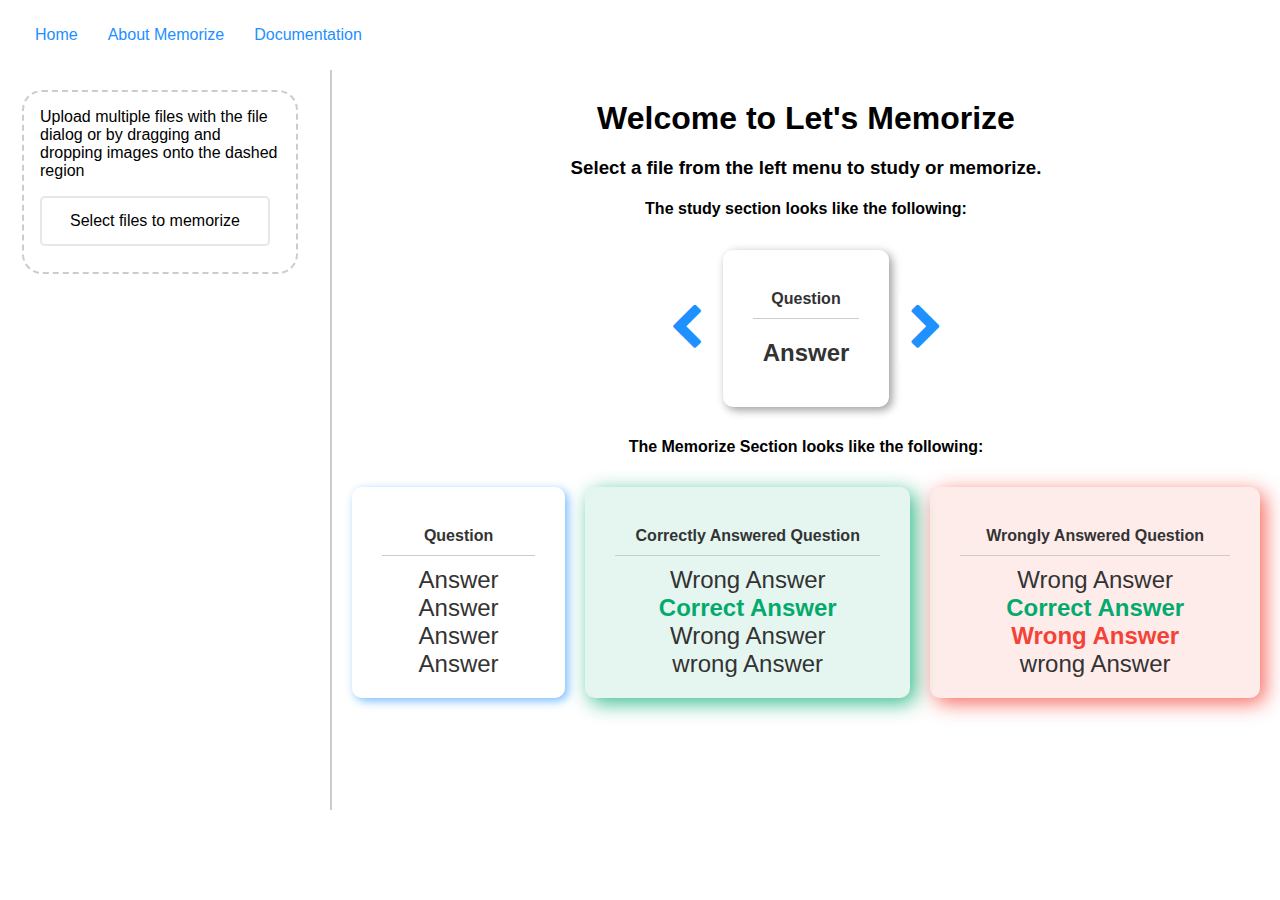
<file: index.html>
<!DOCTYPE html>
<html lang="en">
  <head>
    <meta charset="UTF-8" />
    <meta http-equiv="X-UA-Compatible" content="IE=edge" />
    <meta name="viewport" content="width=device-width, initial-scale=1.0" />

    <link
      rel="stylesheet"
      href="https://cdnjs.cloudflare.com/ajax/libs/font-awesome/4.7.0/css/font-awesome.min.css"
    />
    <link rel="stylesheet" href="public/styles/style.css" />
    <title>Memorize</title>
  </head>
  <body>
    <!-- Header -->
    <header>
      <div id="header">
        <!-- Nav Bar -->
        <div class="container flex navbar">
          <nav>
            <ul>
              <li><a href="index.html">Home</a></li>
              <li><a href="about.html">About Memorize</a></li>
              <li><a href="docs.html">Documentation</a></li>
            </ul>
          </nav>
          <div id="progress">
            <button class="btn warning" id="progress-button">
              Download Current Progress
            </button>
          </div>
        </div>
      </div>
    </header>

    <!-- Middle Content -->
    <div class="main-container" id="main-container">
      <!-- Left Side -->
      <aside>
        <!-- File Upload Part -->
        <div id="drop-area">
          <form class="my-form">
            <p id="drag-text">
              Upload multiple files with the file dialog or by dragging and
              dropping images onto the dashed region
            </p>

            <!-- TODO: limit files to txt and json
            https://developer.mozilla.org/en-US/docs/Web/HTML/Attributes/accept -->

            <input type="file" id="fileElem" multiple />

            <label class="btn default" for="fileElem">
              Select files to memorize
            </label>
          </form>
          <div id="gallery"></div>
        </div>

        <!-- File List -->
        <div id="file-list-view">
          <h3>New Files</h3>
          <ul id="file-list"></ul>
        </div>

        <!-- Existing Data Set Listing Area -->
        <div id="data-set-list-view">
          <h3>Saved Data</h3>
          <ul id="existing-dataSet-list"></ul>
        </div>
      </aside>

      <!-- Main Page -->
      <main>
        <div id="display">
          <h1>Welcome to Let's Memorize</h1>
          <h3>Select a file from the left menu to study or memorize.</h3>

          <!-- Study Example -->
          <div><h4>The study section looks like the following:</h4></div>
          <div id="study">
            <button id="previous" class="icon-btn">
              <i class="fa fa-chevron-left fa-3x"></i>
            </button>
            <div class="card">
              <question style="display: block">Question</question>
              <answer style="display: block">Answer</answer>
            </div>
            <button id="next" class="icon-btn">
              <i class="fa fa-chevron-right fa-3x"></i>
            </button>
          </div>

          <!-- quiz example -->
          <div><h4>The Memorize Section looks like the following:</h4></div>
          <div id="study">
            <div class="card quiz-card">
              <question style="display: block">Question</question>
              <answer style="font-weight: normal">Answer</answer>
              <answer style="font-weight: normal">Answer</answer>
              <answer style="font-weight: normal">Answer</answer>
              <answer style="font-weight: normal">Answer</answer>
            </div>
            <div class="card quiz-success">
              <question style="display: block"
                >Correctly Answered Question</question
              >
              <answer style="font-weight: normal">Wrong Answer</answer>
              <answer style="color: #04aa6d; font-weight: bold"
                >Correct Answer</answer
              >
              <answer style="font-weight: normal">Wrong Answer</answer>
              <answer style="font-weight: normal">wrong Answer</answer>
            </div>
            <div class="card quiz-failure">
              <question style="display: block"
                >Wrongly Answered Question</question
              >
              <answer style="font-weight: normal">Wrong Answer</answer>
              <answer style="color: #04aa6d; font-weight: bold"
                >Correct Answer</answer
              >
              <answer style="color: #f44336; font-weight: bold"
                >Wrong Answer</answer
              >
              <answer style="font-weight: normal">wrong Answer</answer>
            </div>
          </div>
        </div>
      </main>
    </div>

    <!-- Footer -->
    <footer></footer>

    <!-- Scripts -->
    <!-- <script src="javascript/dragAndDrop.js"></script> -->
    <!-- <script src="javascript/dataPrepare.js"></script> -->
    <!-- <script src="javascript/study.js"></script> -->
    <!-- <script src="javascript/quiz.js"></script> -->

    <!-- New Script Structure -->
    <script src="src/init/index.js" type="module"></script>
  </body>
</html>
</file>
<file: public/styles/style.css>
:root {
  --primary-color: dodgerblue;
  --secondary-color: #1c3fa8;
  --dark-color: #002240;
  --light-color: #f4f4f4;
  --success-color: #04aa6d;
  --error-color: #f44336;
}

body {
  font-family: -apple-system, BlinkMacSystemFont, 'Segoe UI', Roboto,
    'Helvetica Neue', Arial, sans-serif;
  margin: 0;
  padding: 0;
}

header div {
  margin: 0 !important;
}
.main-container {
  display: grid;
  grid-template-columns: 1fr 3fr;
}

ul {
  list-style-type: none;
}

a {
  text-decoration: none;
  color: #333;
}

#progress-button {
  display: none;
}

.flex {
  display: flex;
  justify-content: space-between;
  /* justify-content: center; */
  align-items: center;
  height: 100%;
}

.container {
  max-width: 1100px;
  margin: 0 auto;
  overflow: auto;
  padding: 0 20px;
}

.card {
  background-color: #fff;
  color: #333;
  border-radius: 10px;
  box-shadow: 3px 3px 10px rgba(0, 0, 0, 0.4);
  padding: 20px;
  margin: 10px;
}

.quiz-card {
  background-color: #fff;
  color: #333;
  border-radius: 10px;
  box-shadow: 3px 3px 10px rgba(30, 144, 255, 0.6);
  padding: 20px;
  margin: 10px;
}

.quiz-success {
  background-color: rgba(4, 170, 109, 0.1);
  color: #333;
  border-radius: 10px;
  box-shadow: 5px 5px 20px rgba(4, 170, 109, 0.8);
  /* border: 3px solid rgba(4, 170, 109, 0.4); */
  padding: 20px;
  margin: 10px;
  transition: background-color 0.5s ease;
}

.quiz-failure {
  /* background-color: #fff; */
  background-color: rgba(244, 67, 54, 0.1);
  color: #333;

  border-radius: 10px;
  box-shadow: 5px 5px 20px rgba(244, 67, 54, 0.8);
  padding: 20px;
  margin: 10px;
  transition: background-color 0.5s ease;
}

/* Navbar Styles */

.navbar {
  background-color: #fff;
  color: var(--primary-color);
  height: 70px;
}

.navbar ul {
  display: flex;
}

.navbar a {
  color: var(--primary-color);
  padding: 0;
  margin: 0 15px;
}

.navbar a:hover,
.navbar a:focus {
  /* text-decoration: none; */
  outline: none;
  border-bottom: 2px solid var(--primary-color);
}

.navbar .flex {
  justify-content: flex-start;
  align-items: center;
}

/* Left Menu */

aside a {
  color: #369;
}
.note {
  width: 500px;
  margin: 50px auto;
  font-size: 1.1em;
  color: #333;
  text-align: justify;
}
#drop-area {
  border: 2px dashed #ccc;
  border-radius: 20px;
  width: 240px;
  margin: 20px auto;
  padding: 1rem;
}
#drop-area.highlight {
  border-color: purple;
}
#drag-text {
  margin-top: 0;
}
.my-form {
  margin-bottom: 10px;
}
#gallery {
  margin-top: 10px;
}
#gallery img {
  width: 150px;
  margin-bottom: 10px;
  margin-right: 10px;
  vertical-align: middle;
}

aside label {
  margin: auto;
  display: inline-block;
  padding: 10px;
}

#fileElem {
  display: none;
}

/* File | Data Set List */

.list-group-item {
  position: relative;
  display: block;
  padding: 0.75rem 1.25rem;
  margin: 0%;
  background-color: #fff;
  /* border: 1px solid rgba(0, 0, 0, 0.125); */
  /* border-top-left-radius: 0.25rem;
  border-top-right-radius: 0.25rem; */
  border-radius: 0.25rem;
}

ul {
  margin: 0;
  padding: 0;
  /* border: 1px solid red; */
}

.btn-success {
  color: #fff;
  background-color: #28a745;
  border-color: #28a745;
}

.float-right {
  float: right !important;
}

/* #file-list-view,
#data-set-list-view {
  text-align: center;
  margin-bottom: 10px;
} */

#file-list-view h3,
#data-set-list-view h3 {
  text-align: center;
  margin-bottom: 10px;
  visibility: hidden;
}

/* Main part */

main {
  border-left: 2px solid #ccc;
  height: 80vh;
  margin-left: 10px;
  padding: 10px;
  text-align: center;
}

main h1 {
  margin: 20px auto;
  text-align: center;
}

.buttons-div {
  margin: 30px auto;
  display: flex;
  justify-content: space-around;
}

#study {
  display: flex;
  justify-content: center;
  align-items: center;
}

question {
  margin: 10px;
  padding: 10px;
  border-bottom: 1px solid #ccc;
  text-align: center;
  font-weight: bolder;
}

answer {
  margin: 10px;
  padding: 10px;
  /* border-bottom: 1px solid #ccc; */
  text-align: center;
  font-weight: bold;
  font-size: 1.5rem;
}

.unselectable {
  -webkit-touch-callout: none;
  -webkit-user-select: none;
  -khtml-user-select: none;
  -moz-user-select: none;
  -ms-user-select: none;
  user-select: none;
}

/* Buttons */
.btn {
  border: 2px solid black;
  background-color: white;
  color: black;
  padding: 14px 28px;
  font-size: 16px;
  cursor: pointer;
  border-radius: 5px;
}

/* Green */
.success {
  border-color: #04aa6d;
  color: green;
}

.success:hover {
  background-color: #04aa6d;
  color: white;
}

/* Blue */
.info {
  border-color: #2196f3;
  color: dodgerblue;
}

.info:hover {
  background: #2196f3;
  color: white;
}

/* Orange */
.warning {
  border-color: #ff9800;
  color: orange;
}

.warning:hover {
  background: #ff9800;
  color: white;
}

/* Red */
.danger {
  border-color: #f44336;
  color: red;
}

.danger:hover {
  background: #f44336;
  color: white;
}

/* Gray */
.default {
  border-color: #e7e7e7;
  color: black;
}

.default:hover {
  background: #e7e7e7;
}

.btn-sm {
  padding: 0.25rem 0.5rem;
  font-size: 0.875rem;
  line-height: 1.5;
  border-radius: 0.2rem;
}

.icon-btn {
  /* border: 2px solid black; */
  border: none;
  background-color: white;
  color: var(--primary-color);
  padding: 10px;
  font-size: 1rem;
  cursor: pointer;
}

.icon-btn :hover,
.icon-btn :focus {
  font-size: 5rem;
}

@keyframes failure {
  0% {
    background: rgba(244, 67, 54, 1);
  }
  10% {
    background: rgba(244, 67, 54, 0.9);
  }
  20% {
    background: rgba(244, 67, 54, 0.8);
  }
  30% {
    background: rgba(244, 67, 54, 0.7);
  }
  40% {
    background: rgba(244, 67, 54, 0.6);
  }
  50% {
    background: rgba(244, 67, 54, 0.5);
  }
  60% {
    background: rgba(244, 67, 54, 0.4);
  }
  70% {
    background: rgba(244, 67, 54, 0.3);
  }
  80% {
    background: rgba(244, 67, 54, 0.2);
  }
  90% {
    background: rgba(244, 67, 54, 0.1);
  }

  /* 25% {
    background: rgba(244, 67, 54, 0.5);
  }
  50% {
    background: rgba(244, 67, 54, 0.3);
  } */
  100% {
    background: rgb(255, 255, 255);
  }
}

/* ToggleButton */

.switch {
  position: relative;
  display: inline-block;
  width: 60px;
  height: 34px;
}

.switch input {
  opacity: 0;
  width: 0;
  height: 0;
}

.slider {
  position: absolute;
  cursor: pointer;
  top: 0;
  left: 0;
  right: 0;
  bottom: 0;
  background-color: #ccc;
  -webkit-transition: 0.4s;
  transition: 0.4s;
}

.slider:before {
  position: absolute;
  content: '';
  height: 26px;
  width: 26px;
  left: 4px;
  bottom: 4px;
  background-color: white;
  -webkit-transition: 0.4s;
  transition: 0.4s;
}

input:checked + .slider {
  background-color: #2196f3;
}

input:focus + .slider {
  box-shadow: 0 0 1px #2196f3;
}

input:checked + .slider:before {
  -webkit-transform: translateX(26px);
  -ms-transform: translateX(26px);
  transform: translateX(26px);
}

/* Rounded sliders */
.slider.round {
  border-radius: 34px;
}

.slider.round:before {
  border-radius: 50%;
}
</file>
